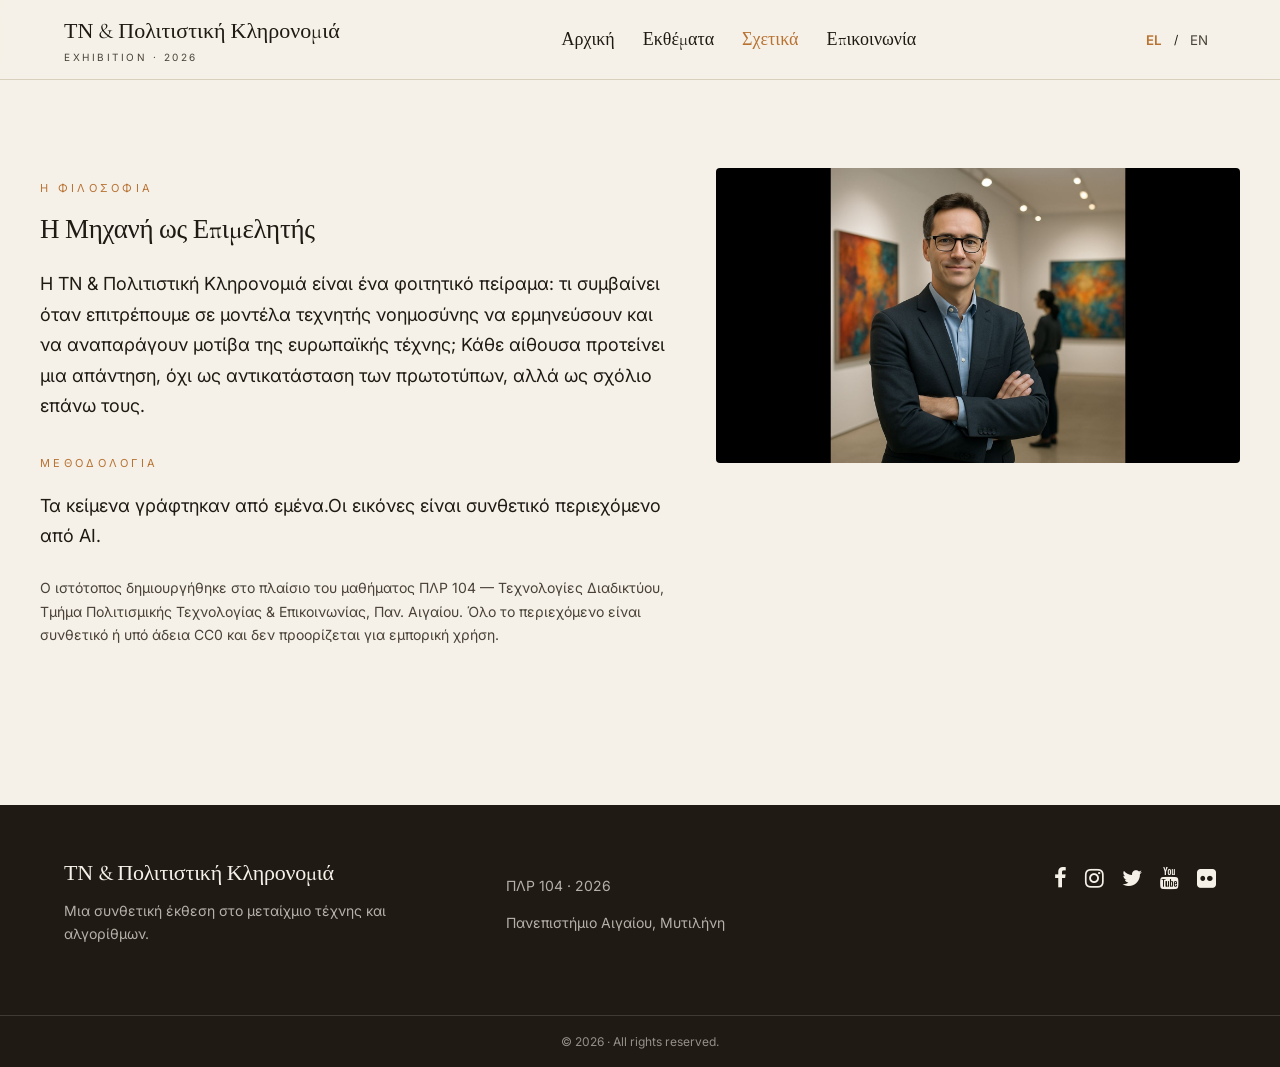
<file: html/about.html>
<!DOCTYPE html>
<html lang="el">
<head>
  <meta charset="UTF-8">
  <meta name="viewport" content="width=device-width, initial-scale=1">
  <title>Σχετικά — AI & Cultural Heritage</title>
  <meta name="description" content="Σχετικά με την έκθεση.">
  <link rel="stylesheet" href="https://www.w3schools.com/w3css/4/w3pro.css">
  <link rel="stylesheet" href="https://cdnjs.cloudflare.com/ajax/libs/font-awesome/4.7.0/css/font-awesome.min.css">
  <link rel="preconnect" href="https://fonts.googleapis.com">
  <link rel="preconnect" href="https://fonts.gstatic.com" crossorigin>
  <link rel="stylesheet" href="https://fonts.googleapis.com/css2?family=Cormorant+Garamond:ital,wght@0,400;0,500;0,600;1,400&family=Inter:wght@300;400;500;600&display=swap">
  <link rel="stylesheet" href="../css/style.css">
</head>
<body>
  <nav class="site-nav">
    <div class="nav-inner">
      <a class="brand" href="../index.html">
        <span class="brand-title" data-lang="el">ΤΝ &amp; Πολιτιστική Κληρονομιά</span>
        <span class="brand-title" data-lang="en">AI &amp; Cultural Heritage</span>
        <span class="brand-sub">Exhibition · 2026</span>
      </a>
      <button class="menu-toggle" aria-label="Menu">☰</button>
      <ul class="nav-links">
        <li><a class="" href="../index.html"><span data-lang="el">Αρχική</span><span data-lang="en">Home</span></a></li>
        <li><a class="" href="exhibits.html"><span data-lang="el">Εκθέματα</span><span data-lang="en">Exhibits</span></a></li>
        <li><a class="active" href="about.html"><span data-lang="el">Σχετικά</span><span data-lang="en">About</span></a></li>
        <li><a class="" href="contact.html"><span data-lang="el">Επικοινωνία</span><span data-lang="en">Contact</span></a></li>
      </ul>
      <div class="lang-switch">
        <button data-set-lang="el">EL</button><span>/</span><button data-set-lang="en">EN</button>
      </div>
    </div>
  </nav>

  <section class="container section">
    <div class="about-grid" style="display:grid;grid-template-columns:1.2fr 1fr;gap:48px;margin-top:24px">
      <div style="font-size:18px;line-height:1.7">
        <p class="eyebrow" data-lang="el">Η Φιλοσοφία</p>
        <p class="eyebrow" data-lang="en">The Philosophy</p>
        <h1 data-lang="el" style="margin:8px 0 24px">Η Μηχανή ως Επιμελητής</h1>
        <h1 data-lang="en" style="margin:8px 0 24px">The Machine as Curator</h1>

        <p data-lang="el">Η ΤΝ &amp; Πολιτιστική Κληρονομιά είναι ένα φοιτητικό πείραμα: τι συμβαίνει όταν επιτρέπουμε σε μοντέλα τεχνητής νοημοσύνης να ερμηνεύσουν και να αναπαράγουν μοτίβα της ευρωπαϊκής τέχνης; Κάθε αίθουσα προτείνει μια απάντηση, όχι ως αντικατάσταση των πρωτοτύπων, αλλά ως σχόλιο επάνω τους.</p>
        <p data-lang="en">AI &amp; Cultural Heritage is a student experiment: what happens when we allow artificial intelligence models to interpret and reproduce patterns of European art? Each hall proposes an answer, not as a replacement of the originals, but as a commentary on them.</p>

        <p class="eyebrow" data-lang="el" style="margin-top:32px">Μεθοδολογία</p>
        <p class="eyebrow" data-lang="en" style="margin-top:32px">Methodology</p>

        <p data-lang="el">Τα κείμενα γράφτηκαν από εμένα.Οι εικόνες είναι συνθετικό περιεχόμενο από ΑΙ.</p>
        <p data-lang="en">The texts were written by me. The images are synthetic AI content.</p>

        <p data-lang="el" style="margin-top:24px;font-size:14px;color:var(--ink-soft)">Ο ιστότοπος δημιουργήθηκε στο πλαίσιο του μαθήματος ΠΛΡ 104 — Τεχνολογίες Διαδικτύου, Τμήμα Πολιτισμικής Τεχνολογίας &amp; Επικοινωνίας, Παν. Αιγαίου. Όλο το περιεχόμενο είναι συνθετικό ή υπό άδεια CC0 και δεν προορίζεται για εμπορική χρήση.</p>
        <p data-lang="en" style="margin-top:24px;font-size:14px;color:var(--ink-soft)">This site was produced for the course PLR 104 — Internet Technologies, Department of Cultural Technology &amp; Communication, University of the Aegean. All content is synthetic or CC0-licensed and is not intended for commercial use.</p>
      </div>

      <div class="curator-image-container">
        <img src="../images/curator.jpg" alt="Curator portrait" class="responsive-img" style="max-width:100%; height:auto; border-radius:4px;">
      </div>
    </div>
  </section>

  <footer class="site-footer">
    <div class="footer-inner">
      <div>
        <h3 data-lang="el">ΤΝ &amp; Πολιτιστική Κληρονομιά</h3>
        <h3 data-lang="en">AI &amp; Cultural Heritage</h3>
        <p data-lang="el">Μια συνθετική έκθεση στο μεταίχμιο τέχνης και αλγορίθμων.</p>
        <p data-lang="en">A synthetic exhibition at the edge of art and algorithms.</p>
      </div>
      <div>
        <p>ΠΛΡ 104 · 2026</p>
        <p data-lang="el">Πανεπιστήμιο Αιγαίου, Μυτιλήνη</p>
        <p data-lang="en">University of the Aegean, Mytilene</p>
      </div>
      <div class="footer-socials">
        <a href="https://www.facebook.com/profile.php?id=61563765391709" target="_blank" rel="noopener"><i class="fa fa-facebook"></i></a>
        <a href="https://www.instagram.com/konstas_223/" target="_blank" rel="noopener"><i class="fa fa-instagram"></i></a>
        <a href="https://x.com/konstan81382254" target="_blank" rel="noopener"><i class="fa fa-twitter"></i></a>
        <a href="https://www.youtube.com/@334Creations" target="_blank" rel="noopener"><i class="fa fa-youtube"></i></a>
        <a href="https://www.flickr.com/photos/nelson-atkins/albums/" target="_blank" rel="noopener"><i class="fa fa-flickr"></i></a>
      </div>
    </div>
    <div class="footer-bottom">© <script>document.write(new Date().getFullYear())</script> · All rights reserved.</div>
  </footer>
  <script src="../js/main.js"></script>
</body>
</html>
</file>
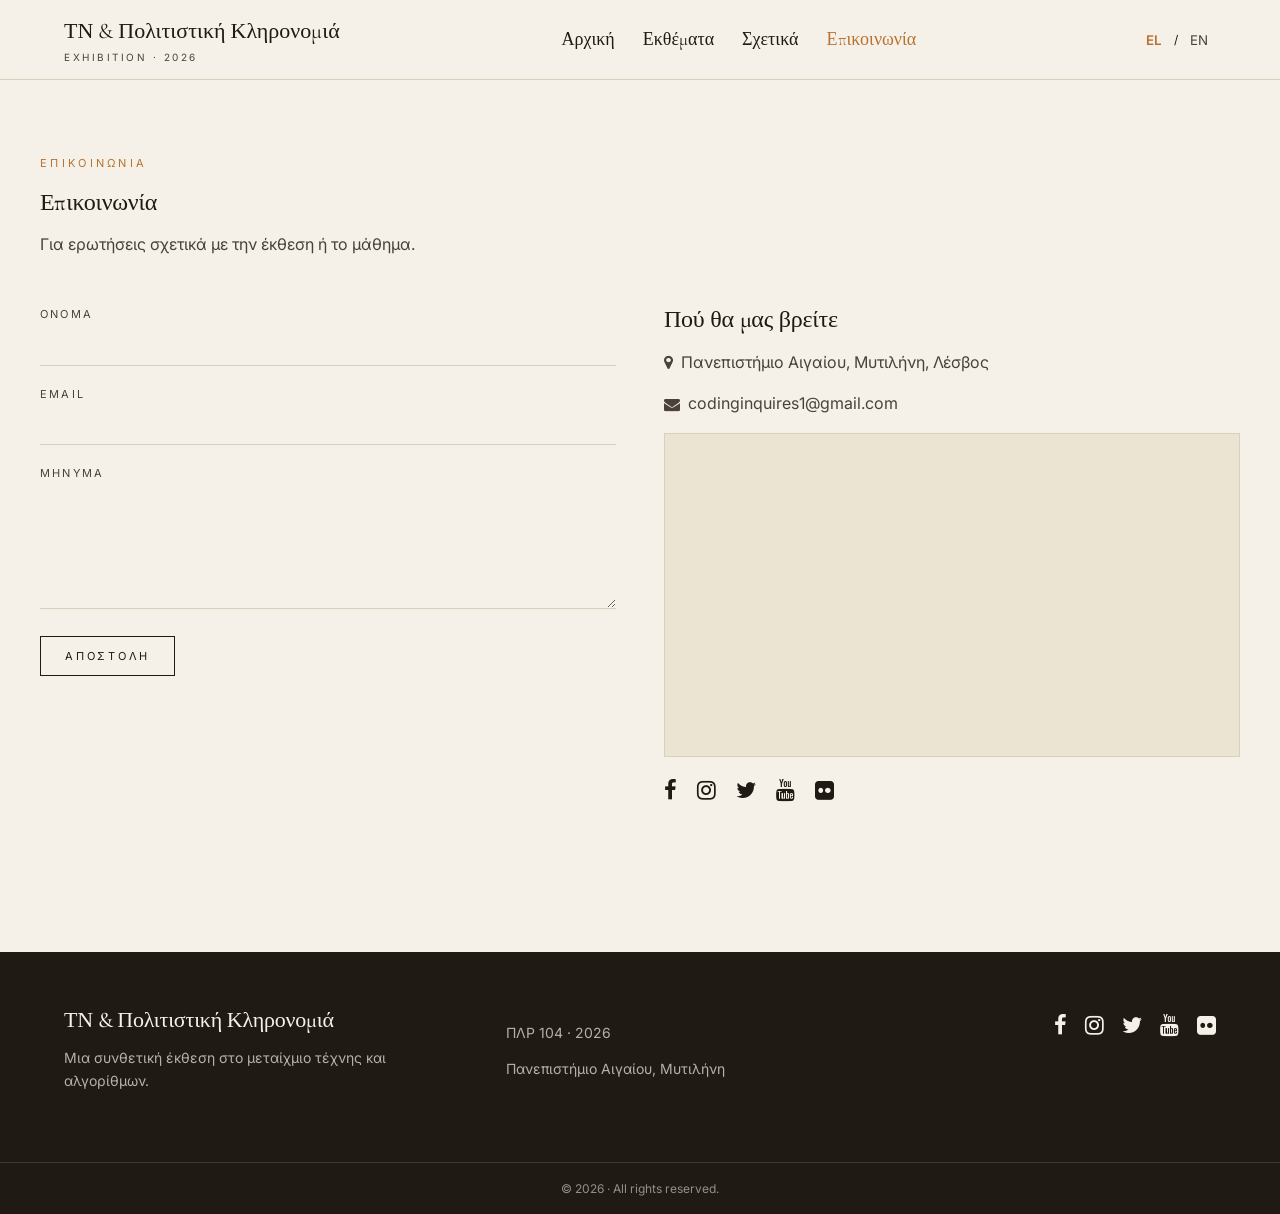
<file: html/contact.html>
<!DOCTYPE html>
<html lang="el">
<head>
  <meta charset="UTF-8">
  <meta name="viewport" content="width=device-width, initial-scale=1">
  <title>Contact — AI & Cultural Heritage</title>
  <meta name="description" content="Get in touch.">
  <link rel="stylesheet" href="https://www.w3schools.com/w3css/4/w3pro.css">
  <link rel="stylesheet" href="https://cdnjs.cloudflare.com/ajax/libs/font-awesome/4.7.0/css/font-awesome.min.css">
  <link rel="preconnect" href="https://fonts.googleapis.com">
  <link rel="preconnect" href="https://fonts.gstatic.com" crossorigin>
  <link rel="stylesheet" href="https://fonts.googleapis.com/css2?family=Cormorant+Garamond:ital,wght@0,400;0,500;0,600;1,400&family=Inter:wght@300;400;500;600&display=swap">
  <link rel="stylesheet" href="../css/style.css">
</head>
<body>
  <nav class="site-nav">
    <div class="nav-inner">
      <a class="brand" href="../index.html">
        <span class="brand-title" data-lang="el">ΤΝ &amp; Πολιτιστική Κληρονομιά</span>
        <span class="brand-title" data-lang="en">AI &amp; Cultural Heritage</span>
        <span class="brand-sub">Exhibition · 2026</span>
      </a>
      <button class="menu-toggle" aria-label="Menu">☰</button>
      <ul class="nav-links">
        <li><a class="" href="../index.html"><span data-lang="el">Αρχική</span><span data-lang="en">Home</span></a></li>
        <li><a class="" href="exhibits.html"><span data-lang="el">Εκθέματα</span><span data-lang="en">Exhibits</span></a></li>
        <li><a class="" href="about.html"><span data-lang="el">Σχετικά</span><span data-lang="en">About</span></a></li>
        <li><a class="active" href="contact.html"><span data-lang="el">Επικοινωνία</span><span data-lang="en">Contact</span></a></li>
      </ul>
      <div class="lang-switch">
        <button data-set-lang="el">EL</button><span>/</span><button data-set-lang="en">EN</button>
      </div>
    </div>
  </nav>
  <section class="section container">
    <p class="eyebrow" data-lang="el">Επικοινωνία</p>
    <p class="eyebrow" data-lang="en">Contact</p>
    <h1 data-lang="el">Επικοινωνία</h1>
    <h1 data-lang="en">Contact</h1>
    <p data-lang="el" style="color:var(--ink-soft);max-width:540px">Για ερωτήσεις σχετικά με την έκθεση ή το μάθημα.</p>
    <p data-lang="en" style="color:var(--ink-soft);max-width:540px">For questions about the exhibition or the course.</p>
    <div class="contact-grid" style="margin-top:48px">
      <form action="https://formspree.io/f/xdajpzqy" method="POST">
        <label>
          <span data-lang="el">Όνομα</span><span data-lang="en">Name</span>
          <input type="text" name="name" required>
        </label>
        <label>
          <span>Email</span>
          <input type="email" name="email" required>
        </label>
        <label>
          <span data-lang="el">Μήνυμα</span><span data-lang="en">Message</span>
          <textarea name="message" required></textarea>
        </label>
        <button type="submit" class="btn-solid">
          <span data-lang="el">Αποστολή</span><span data-lang="en">Send</span>
        </button>
      </form>
      <div class="contact-info">
        <h2 data-lang="el">Πού θα μας βρείτε</h2>
        <h2 data-lang="en">Where to find us</h2>
        <p><i class="fa fa-map-marker"></i>
          <span data-lang="el">Πανεπιστήμιο Αιγαίου, Μυτιλήνη, Λέσβος</span>
          <span data-lang="en">University of the Aegean, Mytilene, Lesvos</span>
        </p>
        <p><i class="fa fa-envelope"></i> codinginquires1@gmail.com</p>
        <div class="iframe-frame" style="margin-top:16px">
          <iframe title="Google Map"
            src="https://www.google.com/maps?q=University+of+the+Aegean+Mytilene&output=embed"
            loading="lazy"></iframe>
        </div>
        <div class="socials">
          <a href="https://www.facebook.com/profile.php?id=61563765391709" target="_blank" rel="noopener"><i class="fa fa-facebook"></i></a>
          <a href="https://www.instagram.com/konstas_223/" target="_blank" rel="noopener"><i class="fa fa-instagram"></i></a>
          <a href="https://x.com/konstan81382254" target="_blank" rel="noopener"><i class="fa fa-twitter"></i></a>
          <a href="https://www.youtube.com/@334Creations" target="_blank" rel="noopener"><i class="fa fa-youtube"></i></a>
          <a href="https://www.flickr.com/photos/nelson-atkins/albums/" target="_blank" rel="noopener"><i class="fa fa-flickr"></i></a>
        </div>
      </div>
    </div>
  </section>
  <footer class="site-footer">
    <div class="footer-inner">
      <div>
        <h3 data-lang="el">ΤΝ &amp; Πολιτιστική Κληρονομιά</h3>
        <h3 data-lang="en">AI &amp; Cultural Heritage</h3>
        <p data-lang="el">Μια συνθετική έκθεση στο μεταίχμιο τέχνης και αλγορίθμων.</p>
        <p data-lang="en">A synthetic exhibition at the edge of art and algorithms.</p>
      </div>
      <div>
        <p>ΠΛΡ 104 · 2026</p>
        <p data-lang="el">Πανεπιστήμιο Αιγαίου, Μυτιλήνη</p>
        <p data-lang="en">University of the Aegean, Mytilene</p>
      </div>
      <div class="footer-socials">
        <a href="https://www.facebook.com/profile.php?id=61563765391709" target="_blank" rel="noopener"><i class="fa fa-facebook"></i></a>
        <a href="https://www.instagram.com/konstas_223/" target="_blank" rel="noopener"><i class="fa fa-instagram"></i></a>
        <a href="https://x.com/konstan81382254" target="_blank" rel="noopener"><i class="fa fa-twitter"></i></a>
        <a href="https://www.youtube.com/@334Creations" target="_blank" rel="noopener"><i class="fa fa-youtube"></i></a>
        <a href="https://www.flickr.com/photos/nelson-atkins/albums/" target="_blank" rel="noopener"><i class="fa fa-flickr"></i></a>
      </div>
    </div>
    <div class="footer-bottom">© <script>document.write(new Date().getFullYear())</script> · All rights reserved.</div>
  </footer>
  <script src="../js/main.js"></script>
</body>
</html>
</file>
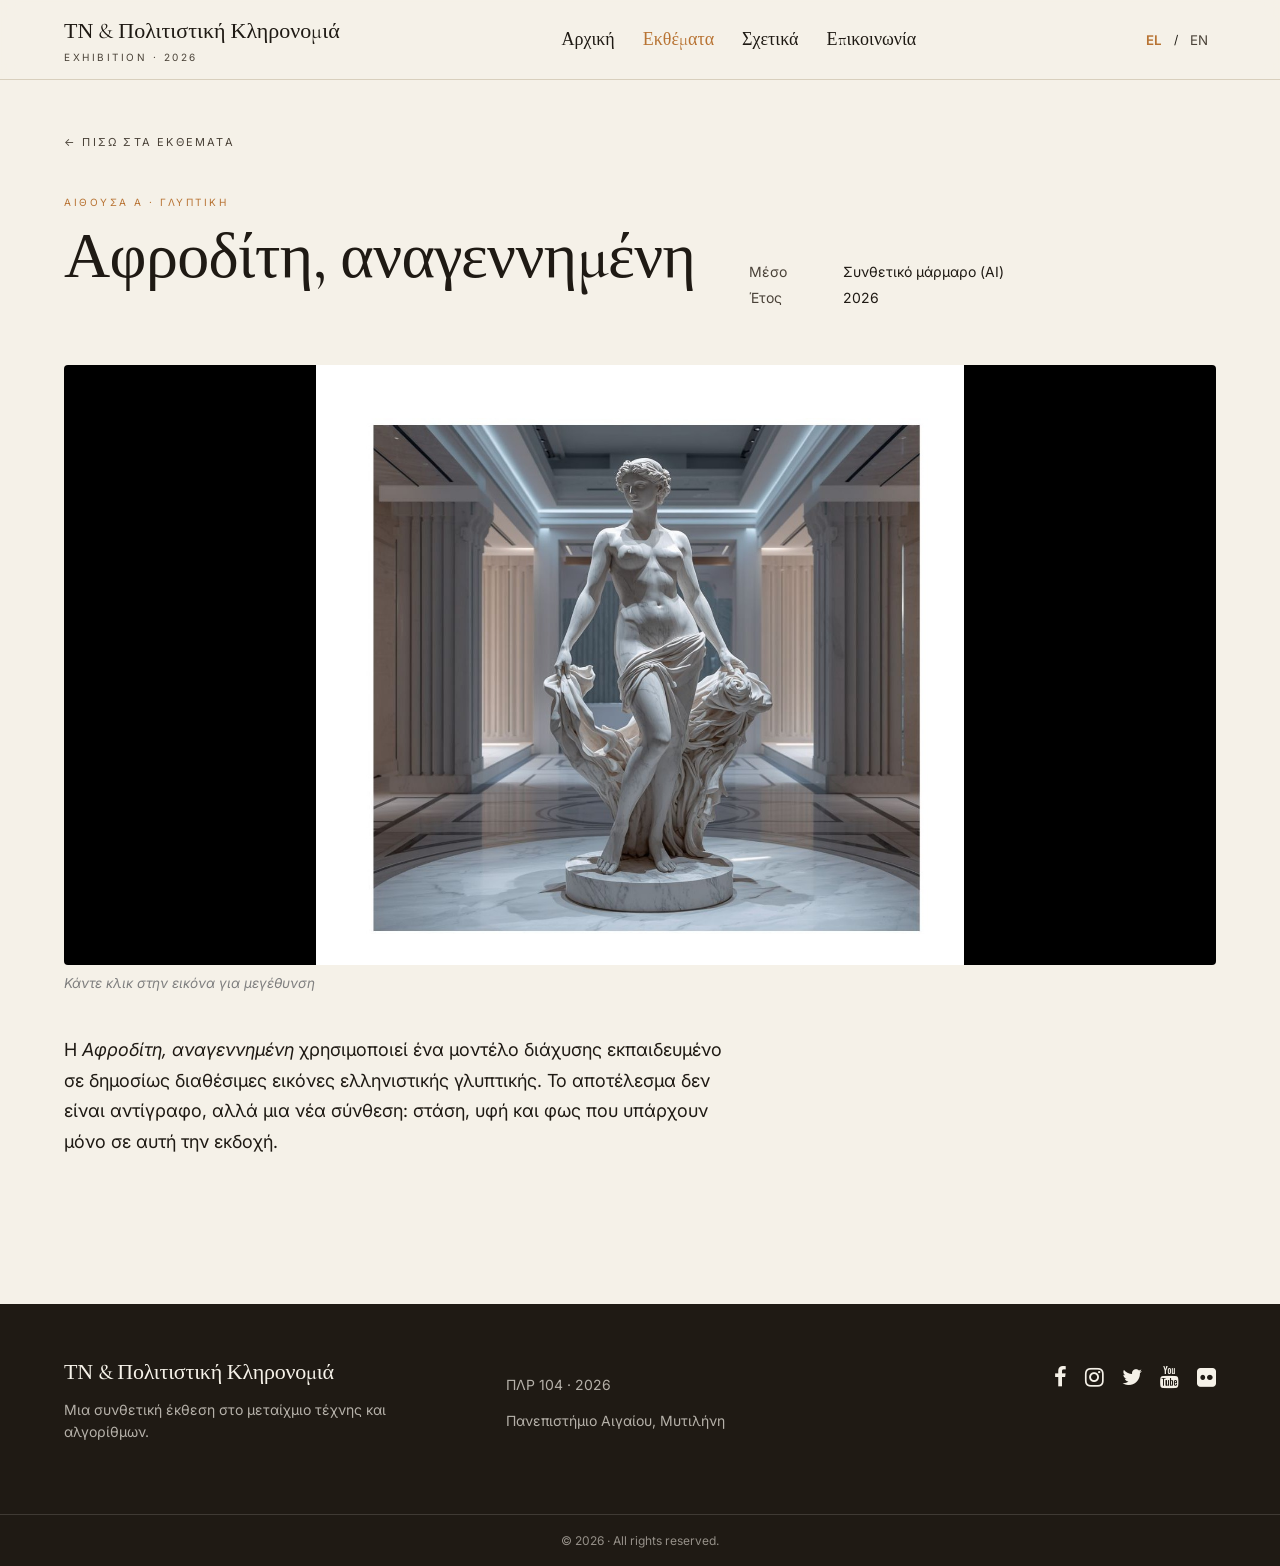
<file: html/exhibit-aphrodite.html>
<!DOCTYPE html>
<html lang="el">
<head>
  <meta charset="UTF-8">
  <meta name="viewport" content="width=device-width, initial-scale=1">
  <title>Aphrodite, Reborn</title>
  <meta name="description" content="Hall A: Sculpture.">
  <link rel="stylesheet" href="https://www.w3schools.com/w3css/4/w3pro.css">
  <link rel="stylesheet" href="https://cdnjs.cloudflare.com/ajax/libs/font-awesome/4.7.0/css/font-awesome.min.css">
  <link rel="preconnect" href="https://fonts.googleapis.com">
  <link rel="preconnect" href="https://fonts.gstatic.com" crossorigin>
  <link rel="stylesheet" href="https://fonts.googleapis.com/css2?family=Cormorant+Garamond:ital,wght@0,400;0,500;0,600;1,400&family=Inter:wght@300;400;500;600&display=swap">
  <link rel="stylesheet" href="../css/style.css">
</head>
<body>
  <nav class="site-nav">
    <div class="nav-inner">
      <a class="brand" href="../index.html">
        <span class="brand-title" data-lang="el">ΤΝ &amp; Πολιτιστική Κληρονομιά</span>
        <span class="brand-title" data-lang="en">AI &amp; Cultural Heritage</span>
        <span class="brand-sub">Exhibition · 2026</span>
      </a>
      <button class="menu-toggle" aria-label="Menu">☰</button>
      <ul class="nav-links">
        <li><a class="" href="../index.html"><span data-lang="el">Αρχική</span><span data-lang="en">Home</span></a></li>
        <li><a class="active" href="exhibits.html"><span data-lang="el">Εκθέματα</span><span data-lang="en">Exhibits</span></a></li>
        <li><a class="" href="about.html"><span data-lang="el">Σχετικά</span><span data-lang="en">About</span></a></li>
        <li><a class="" href="contact.html"><span data-lang="el">Επικοινωνία</span><span data-lang="en">Contact</span></a></li>
      </ul>
      <div class="lang-switch">
        <button data-set-lang="el">EL</button><span>/</span><button data-set-lang="en">EN</button>
      </div>
    </div>
  </nav>

  <section class="container" style="padding:48px 24px">
    <a href="exhibits.html" style="font-size:11px;letter-spacing:0.2em;text-transform:uppercase;color:var(--ink-soft);text-decoration:none">
      <span data-lang="el">← Πίσω στα εκθέματα</span><span data-lang="en">← Back to exhibits</span>
    </a>
    <header style="margin-top:24px;display:grid;grid-template-columns:1.4fr 1fr;gap:32px;align-items:end" class="ex-header">
      <div>
        <p class="hall-tag" data-lang="el">Αίθουσα Α · Γλυπτική</p>
        <p class="hall-tag" data-lang="en">Hall A · Sculpture</p>
        <h1 data-lang="el" style="font-size:clamp(36px,5vw,64px);margin-top:8px">Αφροδίτη, αναγεννημένη</h1>
        <h1 data-lang="en" style="font-size:clamp(36px,5vw,64px);margin-top:8px">Aphrodite, Reborn</h1>
      </div>
      <dl class="exhibit-meta">
        <dt data-lang="el">Μέσο</dt><dt data-lang="en">Medium</dt>
        <dd data-lang="el">Συνθετικό μάρμαρο (AI)</dd><dd data-lang="en">Synthetic marble (AI)</dd>
        <dt data-lang="el">Έτος</dt><dt data-lang="en">Year</dt><dd>2026</dd>
      </dl>
    </header>

    <div class="exhibit-main-image" style="margin-top:40px">
      <img src="../images/aphrodite.jpg" alt="Aphrodite, Reborn" class="responsive-img zoom-img" id="aphroditeImg" style="max-width:100%; height:auto; max-height:600px; display:block;">
      <p style="font-style: italic; font-size: 0.85em; margin-top: 8px; color: gray;">
        <span data-lang="el"> Κάντε κλικ στην εικόνα για μεγέθυνση</span>
        <span data-lang="en"> Click on the image to zoom</span>
      </p>
    </div>

    <div style="max-width:680px;margin-top:40px;font-size:18px;line-height:1.7">
      <p data-lang="el">Η <em>Αφροδίτη, αναγεννημένη</em> χρησιμοποιεί ένα μοντέλο διάχυσης εκπαιδευμένο σε δημοσίως διαθέσιμες εικόνες ελληνιστικής γλυπτικής. Το αποτέλεσμα δεν είναι αντίγραφο, αλλά μια νέα σύνθεση: στάση, υφή και φως που υπάρχουν μόνο σε αυτή την εκδοχή.</p>
      <p data-lang="en"><em>Aphrodite, Reborn</em> uses a diffusion model trained on publicly available images of Hellenistic sculpture. The outcome is not a copy but a new synthesis: posture, texture and light that exist only in this version.</p>
    </div>
  </section>

  <footer class="site-footer">
    <div class="footer-inner">
      <div>
        <h3 data-lang="el">ΤΝ &amp; Πολιτιστική Κληρονομιά</h3>
        <h3 data-lang="en">AI &amp; Cultural Heritage</h3>
        <p data-lang="el">Μια συνθετική έκθεση στο μεταίχμιο τέχνης και αλγορίθμων.</p>
        <p data-lang="en">A synthetic exhibition at the edge of art and algorithms.</p>
      </div>
      <div>
        <p>ΠΛΡ 104 · 2026</p>
        <p data-lang="el">Πανεπιστήμιο Αιγαίου, Μυτιλήνη</p>
        <p data-lang="en">University of the Aegean, Mytilene</p>
      </div>
      <div class="footer-socials">
        <a href="https://www.facebook.com/profile.php?id=61563765391709" target="_blank" rel="noopener"><i class="fa fa-facebook"></i></a>
        <a href="https://www.instagram.com/konstas_223/" target="_blank" rel="noopener"><i class="fa fa-instagram"></i></a>
        <a href="https://x.com/konstan81382254" target="_blank" rel="noopener"><i class="fa fa-twitter"></i></a>
        <a href="https://www.youtube.com/@334Creations" target="_blank" rel="noopener"><i class="fa fa-youtube"></i></a>
        <a href="https://www.flickr.com/photos/nelson-atkins/albums/" target="_blank" rel="noopener"><i class="fa fa-flickr"></i></a>
      </div>
    </div>
    <div class="footer-bottom">© <script>document.write(new Date().getFullYear())</script> · All rights reserved.</div>
  </footer>

  <div id="aphroditeModal" class="image-modal" onclick="this.style.display='none'">
    <img class="image-modal-content" id="aphroditeModalTarget">
  </div>

  <script>
    const imgAphrodite = document.getElementById('aphroditeImg');
    const modalAphrodite = document.getElementById('aphroditeModal');
    const modalImgAphrodite = document.getElementById('aphroditeModalTarget');

    imgAphrodite.onclick = function() {
      modalAphrodite.style.display = "block";
      modalImgAphrodite.src = this.src;
    }
  </script>
  <script src="../js/main.js"></script>
</body>
</html>
</file>
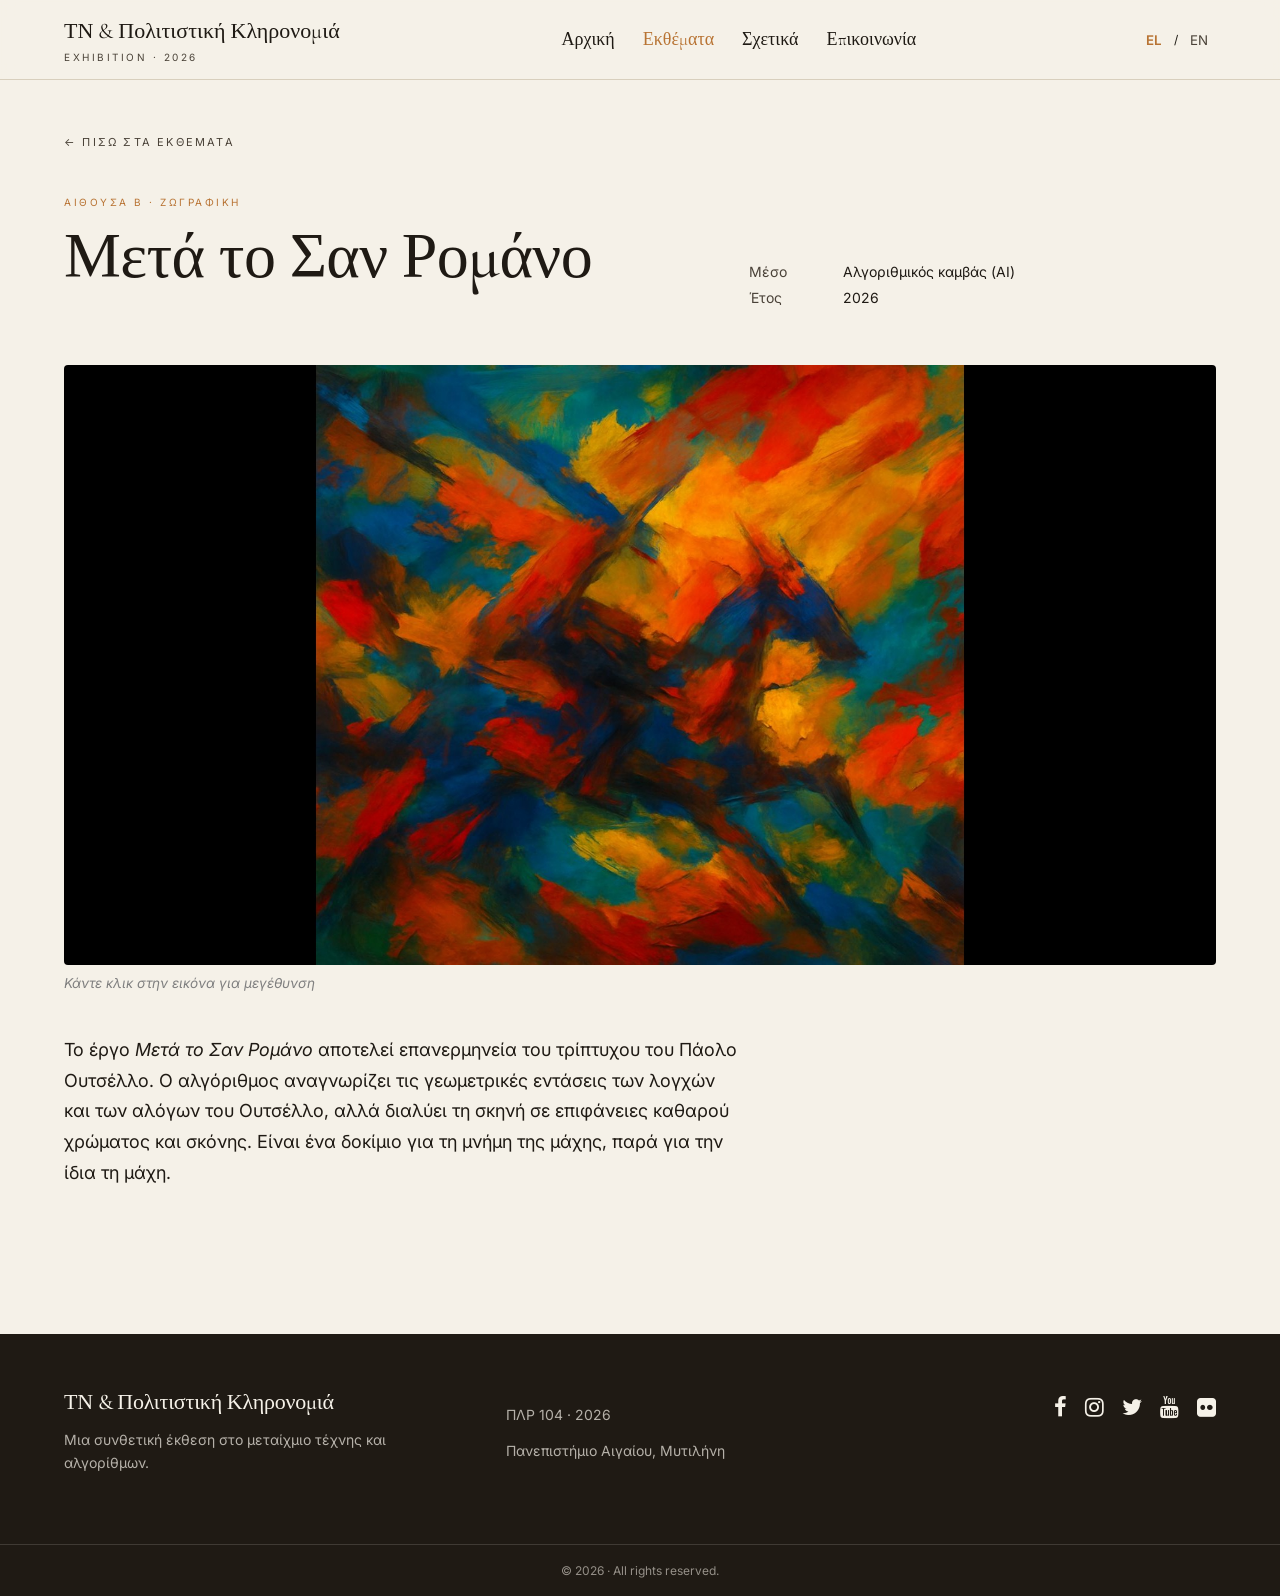
<file: html/exhibit-romano.html>
<!DOCTYPE html>
<html lang="el">
<head>
  <meta charset="UTF-8">
  <meta name="viewport" content="width=device-width, initial-scale=1">
  <title>After San Romano</title>
  <meta name="description" content="Hall B: Painting.">
  <link rel="stylesheet" href="https://www.w3schools.com/w3css/4/w3pro.css">
  <link rel="stylesheet" href="https://cdnjs.cloudflare.com/ajax/libs/font-awesome/4.7.0/css/font-awesome.min.css">
  <link rel="preconnect" href="https://fonts.googleapis.com">
  <link rel="preconnect" href="https://fonts.gstatic.com" crossorigin>
  <link rel="stylesheet" href="https://fonts.googleapis.com/css2?family=Cormorant+Garamond:ital,wght@0,400;0,500;0,600;1,400&family=Inter:wght@300;400;500;600&display=swap">
  <link rel="stylesheet" href="../css/style.css">
</head>
<body>
  <nav class="site-nav">
    <div class="nav-inner">
      <a class="brand" href="../index.html">
        <span class="brand-title" data-lang="el">ΤΝ &amp; Πολιτιστική Κληρονομιά</span>
        <span class="brand-title" data-lang="en">AI &amp; Cultural Heritage</span>
        <span class="brand-sub">Exhibition · 2026</span>
      </a>
      <button class="menu-toggle" aria-label="Menu">☰</button>
      <ul class="nav-links">
        <li><a class="" href="../index.html"><span data-lang="el">Αρχική</span><span data-lang="en">Home</span></a></li>
        <li><a class="active" href="exhibits.html"><span data-lang="el">Εκθέματα</span><span data-lang="en">Exhibits</span></a></li>
        <li><a class="" href="about.html"><span data-lang="el">Σχετικά</span><span data-lang="en">About</span></a></li>
        <li><a class="" href="contact.html"><span data-lang="el">Επικοινωνία</span><span data-lang="en">Contact</span></a></li>
      </ul>
      <div class="lang-switch">
        <button data-set-lang="el">EL</button><span>/</span><button data-set-lang="en">EN</button>
      </div>
    </div>
  </nav>

  <section class="container" style="padding:48px 24px">
    <a href="exhibits.html" style="font-size:11px;letter-spacing:0.2em;text-transform:uppercase;color:var(--ink-soft);text-decoration:none">
      <span data-lang="el">← Πίσω στα εκθέματα</span><span data-lang="en">← Back to exhibits</span>
    </a>
    <header style="margin-top:24px;display:grid;grid-template-columns:1.4fr 1fr;gap:32px;align-items:end" class="ex-header">
      <div>
        <p class="hall-tag" data-lang="el">Αίθουσα Β · Ζωγραφική</p>
        <p class="hall-tag" data-lang="en">Hall B · Painting</p>
        <h1 data-lang="el" style="font-size:clamp(36px,5vw,64px);margin-top:8px">Μετά το Σαν Ρομάνο</h1>
        <h1 data-lang="en" style="font-size:clamp(36px,5vw,64px);margin-top:8px">After San Romano</h1>
      </div>
      <dl class="exhibit-meta">
        <dt data-lang="el">Μέσο</dt><dt data-lang="en">Medium</dt>
        <dd data-lang="el">Αλγοριθμικός καμβάς (AI)</dd><dd data-lang="en">Algorithmic canvas (AI)</dd>
        <dt data-lang="el">Έτος</dt><dt data-lang="en">Year</dt><dd>2026</dd>
      </dl>
    </header>

    <div class="exhibit-main-image" style="margin-top:40px">
      <img src="../images/romano.jpg" alt="After San Romano" class="responsive-img zoom-img" id="romanoImg" style="max-width:100%; height:auto; max-height:600px; display:block;">
      <p style="font-style: italic; font-size: 0.85em; margin-top: 8px; color: gray;">
        <span data-lang="el"> Κάντε κλικ στην εικόνα για μεγέθυνση</span>
        <span data-lang="en"> Click on the image to zoom</span>
      </p>
    </div>

    <div style="max-width:680px;margin-top:40px;font-size:18px;line-height:1.7">
      <p data-lang="el">Το έργο <em>Μετά το Σαν Ρομάνο</em> αποτελεί επανερμηνεία του τρίπτυχου του Πάολο Ουτσέλλο. Ο αλγόριθμος αναγνωρίζει τις γεωμετρικές εντάσεις των λογχών και των αλόγων του Ουτσέλλο, αλλά διαλύει τη σκηνή σε επιφάνειες καθαρού χρώματος και σκόνης. Είναι ένα δοκίμιο για τη μνήμη της μάχης, παρά για την ίδια τη μάχη.</p>
      <p data-lang="en"><em>After San Romano</em> reinterprets Paolo Uccello’s famous triptych. The algorithm registers the geometric tensions of Uccello's lances and horses but dissolves the scene into surfaces of dust. It is an essay on the memory of battle rather than the battle itself.</p>
    </div>
  </section>

  <footer class="site-footer">
    <div class="footer-inner">
      <div>
        <h3 data-lang="el">ΤΝ &amp; Πολιτιστική Κληρονομιά</h3>
        <h3 data-lang="en">AI &amp; Cultural Heritage</h3>
        <p data-lang="el">Μια συνθετική έκθεση στο μεταίχμιο τέχνης και αλγορίθμων.</p>
        <p data-lang="en">A synthetic exhibition at the edge of art and algorithms.</p>
      </div>
      <div>
        <p>ΠΛΡ 104 · 2026</p>
        <p data-lang="el">Πανεπιστήμιο Αιγαίου, Μυτιλήνη</p>
        <p data-lang="en">University of the Aegean, Mytilene</p>
      </div>
      <div class="footer-socials">
        <a href="https://www.facebook.com/profile.php?id=61563765391709" target="_blank" rel="noopener"><i class="fa fa-facebook"></i></a>
        <a href="https://www.instagram.com/konstas_223/" target="_blank" rel="noopener"><i class="fa fa-instagram"></i></a>
        <a href="https://x.com/konstan81382254" target="_blank" rel="noopener"><i class="fa fa-twitter"></i></a>
        <a href="https://www.youtube.com/@334Creations" target="_blank" rel="noopener"><i class="fa fa-youtube"></i></a>
        <a href="https://www.flickr.com/photos/nelson-atkins/albums/" target="_blank" rel="noopener"><i class="fa fa-flickr"></i></a>
      </div>
    </div>
    <div class="footer-bottom">© <script>document.write(new Date().getFullYear())</script> · All rights reserved.</div>
  </footer>

  <div id="romanoModal" class="image-modal" onclick="this.style.display='none'">
    <img class="image-modal-content" id="romanoModalTarget">
  </div>

  <script>
    const imgRomano = document.getElementById('romanoImg');
    const modalRomano = document.getElementById('romanoModal');
    const modalImgRomano = document.getElementById('romanoModalTarget');

    imgRomano.onclick = function() {
      modalRomano.style.display = "block";
      modalImgRomano.src = this.src;
    }
  </script>
  <script src="../js/main.js"></script>
</body>
</html>
</file>
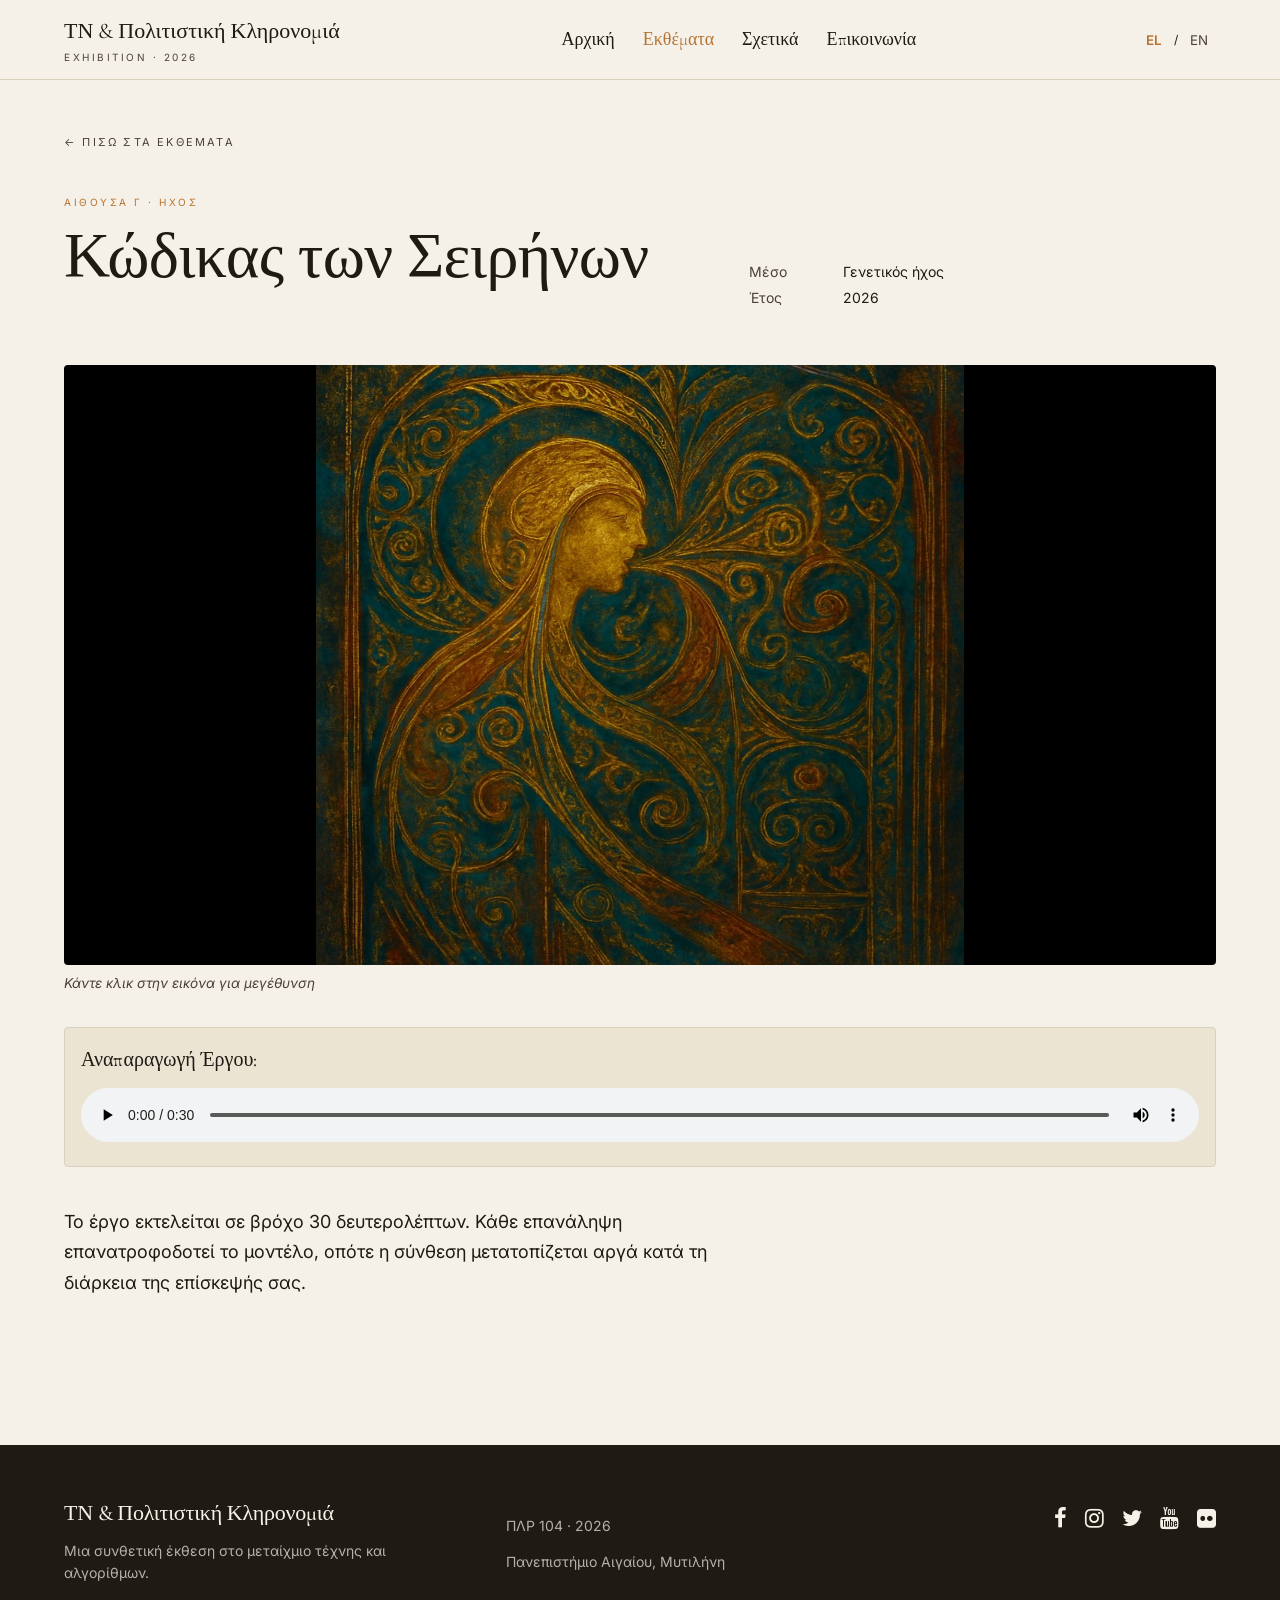
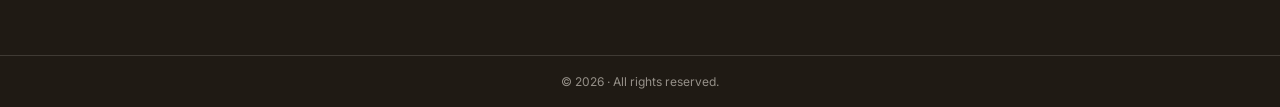
<file: html/exhibit-siren.html>
<!DOCTYPE html>
<html lang="el">
<head>
  <meta charset="UTF-8">
  <meta name="viewport" content="width=device-width, initial-scale=1">
  <title>The Siren Codex</title>
  <meta name="description" content="Hall C: Sound.">
  <link rel="stylesheet" href="https://www.w3schools.com/w3css/4/w3pro.css">
  <link rel="stylesheet" href="https://cdnjs.cloudflare.com/ajax/libs/font-awesome/4.7.0/css/font-awesome.min.css">
  <link rel="preconnect" href="https://fonts.googleapis.com">
  <link rel="preconnect" href="https://fonts.gstatic.com" crossorigin>
  <link rel="stylesheet" href="https://fonts.googleapis.com/css2?family=Cormorant+Garamond:ital,wght@0,400;0,500;0,600;1,400&family=Inter:wght@300;400;500;600&display=swap">
  <link rel="stylesheet" href="../css/style.css">
</head>
<body>
  <nav class="site-nav">
    <div class="nav-inner">
      <a class="brand" href="../index.html">
        <span class="brand-title" data-lang="el">ΤΝ &amp; Πολιτιστική Κληρονομιά</span>
        <span class="brand-title" data-lang="en">AI &amp; Cultural Heritage</span>
        <span class="brand-sub">Exhibition · 2026</span>
      </a>
      <button class="menu-toggle" aria-label="Menu">☰</button>
      <ul class="nav-links">
        <li><a class="" href="../index.html"><span data-lang="el">Αρχική</span><span data-lang="en">Home</span></a></li>
        <li><a class="active" href="exhibits.html"><span data-lang="el">Εκθέματα</span><span data-lang="en">Exhibits</span></a></li>
        <li><a class="" href="about.html"><span data-lang="el">Σχετικά</span><span data-lang="en">About</span></a></li>
        <li><a class="" href="contact.html"><span data-lang="el">Επικοινωνία</span><span data-lang="en">Contact</span></a></li>
      </ul>
      <div class="lang-switch">
        <button data-set-lang="el">EL</button><span>/</span><button data-set-lang="en">EN</button>
      </div>
    </div>
  </nav>

  <section class="container" style="padding:48px 24px">
    <a href="exhibits.html" style="font-size:11px;letter-spacing:0.2em;text-transform:uppercase;color:var(--ink-soft);text-decoration:none">
      <span data-lang="el">← Πίσω στα εκθέματα</span><span data-lang="en">← Back to exhibits</span>
    </a>
    <header style="margin-top:24px;display:grid;grid-template-columns:1.4fr 1fr;gap:32px;align-items:end" class="ex-header">
      <div>
        <p class="hall-tag" data-lang="el">Αίθουσα Γ · Ήχος</p>
        <p class="hall-tag" data-lang="en">Hall C · Sound</p>
        <h1 data-lang="el" style="font-size:clamp(36px,5vw,64px);margin-top:8px">Κώδικας των Σειρήνων</h1>
        <h1 data-lang="en" style="font-size:clamp(36px,5vw,64px);margin-top:8px">The Siren Codex</h1>
      </div>
      <dl class="exhibit-meta">
        <dt data-lang="el">Μέσο</dt><dt data-lang="en">Medium</dt>
        <dd data-lang="el">Γενετικός ήχος</dd><dd data-lang="en">Generative audio</dd>
        <dt data-lang="el">Έτος</dt><dt data-lang="en">Year</dt><dd>2026</dd>
      </dl>
    </header>

    <div class="exhibit-main-image" style="margin-top:40px">
      <img src="../images/siren.jpg" alt="The Siren Codex" class="responsive-img zoom-img" id="sirenImg" style="max-width:100%; height:auto; max-height:600px; display:block;">
      <p style="font-style: italic; font-size: 0.85em; margin-top: 8px; color: var(--ink-soft);">
        <span data-lang="el"> Κάντε κλικ στην εικόνα για μεγέθυνση</span>
        <span data-lang="en"> Click on the image to zoom</span>
      </p>
    </div>

    <div class="audio-container" style="margin: 32px 0; padding: 16px; background: var(--parchment-2); border: 1px solid var(--border); border-radius: 4px;">
      <p style="font-weight: 500; margin-top: 0; margin-bottom: 12px; font-family: var(--font-display); font-size: 20px;">
        <span data-lang="el">Αναπαραγωγή Έργου:</span>
        <span data-lang="en">Audio Playback:</span>
      </p>
      <audio controls style="width: 100%;">
  <source src="../sounds/seirinon_melos.mp3" type="audio/mpeg">
  <span data-lang="el">Ο browser σας δεν υποστηρίζει το στοιχείο ήχου.</span>
  <span data-lang="en">Your browser does not support the audio element.</span>
</audio>
    </div>

    <div style="max-width:680px;margin-top:40px;font-size:18px;line-height:1.7">
      <p data-lang="el">Το έργο εκτελείται σε βρόχο 30 δευτερολέπτων. Κάθε επανάληψη επανατροφοδοτεί το μοντέλο, οπότε η σύνθεση μετατοπίζεται αργά κατά τη διάρκεια της επίσκεψής σας.</p>
      <p data-lang="en">The piece runs in a 30-second loop. Each iteration feeds the model back into itself, so the composition slowly shifts during your visit.</p>
    </div>
  </section>

  <footer class="site-footer">
    <div class="footer-inner">
      <div>
        <h3 data-lang="el">ΤΝ &amp; Πολιτιστική Κληρονομιά</h3>
        <h3 data-lang="en">AI &amp; Cultural Heritage</h3>
        <p data-lang="el">Μια συνθετική έκθεση στο μεταίχμιο τέχνης και αλγορίθμων.</p>
        <p data-lang="en">A synthetic exhibition at the edge of art and algorithms.</p>
      </div>
      <div>
        <p>ΠΛΡ 104 · 2026</p>
        <p data-lang="el">Πανεπιστήμιο Αιγαίου, Μυτιλήνη</p>
        <p data-lang="en">University of the Aegean, Mytilene</p>
      </div>
      <div class="footer-socials">
        <a href="https://www.facebook.com/profile.php?id=61563765391709" target="_blank" rel="noopener"><i class="fa fa-facebook"></i></a>
        <a href="https://www.instagram.com/konstas_223/" target="_blank" rel="noopener"><i class="fa fa-instagram"></i></a>
        <a href="https://x.com/konstan81382254" target="_blank" rel="noopener"><i class="fa fa-twitter"></i></a>
        <a href="https://www.youtube.com/@334Creations" target="_blank" rel="noopener"><i class="fa fa-youtube"></i></a>
        <a href="https://www.flickr.com/photos/nelson-atkins/albums/" target="_blank" rel="noopener"><i class="fa fa-flickr"></i></a>
      </div>
    </div>
    <div class="footer-bottom">© <script>document.write(new Date().getFullYear())</script> · All rights reserved.</div>
  </footer>

  <div id="sirenModal" class="image-modal" onclick="this.style.display='none'">
    <img class="image-modal-content" id="sirenModalTarget">
  </div>

  <script>
    const imgSiren = document.getElementById('sirenImg');
    const modalSiren = document.getElementById('sirenModal');
    const modalImgSiren = document.getElementById('sirenModalTarget');

    if (imgSiren && modalSiren && modalImgSiren) {
      imgSiren.onclick = function() {
        modalSiren.style.display = "block";
        modalImgSiren.src = this.src;
      }
    }
  </script>
  <script src="../js/main.js"></script>
</body>
</html>
</file>
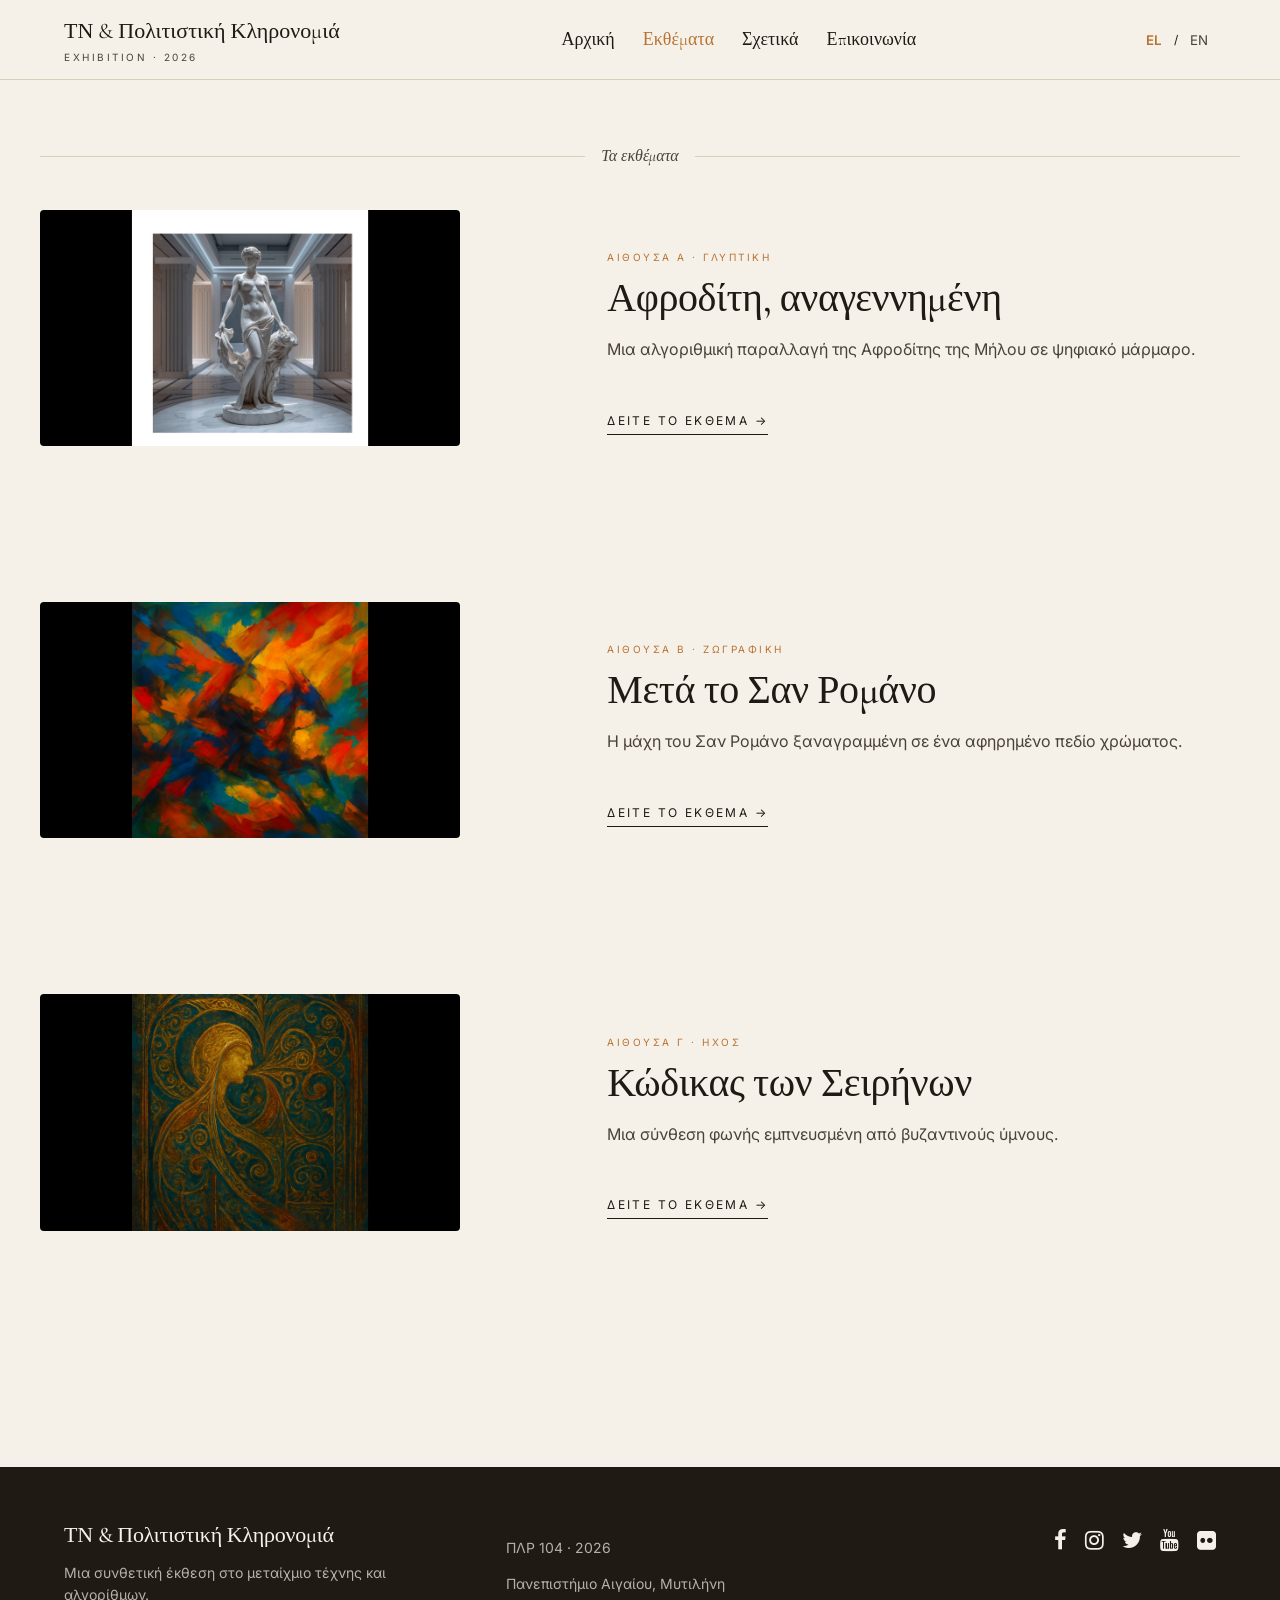
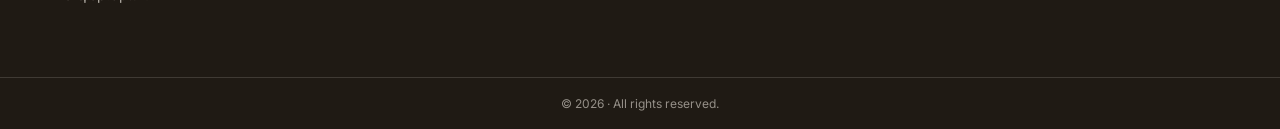
<file: html/exhibits.html>
<!DOCTYPE html>
<html lang="el">
<head>
  <meta charset="UTF-8">
  <meta name="viewport" content="width=device-width, initial-scale=1">
  <title>Exhibits — AI &amp; Cultural Heritage</title>
  <meta name="description" content="Three synthetic works.">
  <link rel="stylesheet" href="https://www.w3schools.com/w3css/4/w3pro.css">
  <link rel="stylesheet" href="https://cdnjs.cloudflare.com/ajax/libs/font-awesome/4.7.0/css/font-awesome.min.css">
  <link rel="preconnect" href="https://fonts.googleapis.com">
  <link rel="preconnect" href="https://fonts.gstatic.com" crossorigin>
  <link rel="stylesheet" href="https://fonts.googleapis.com/css2?family=Cormorant+Garamond:ital,wght@0,400;0,500;0,600;1,400&family=Inter:wght@300;400;500;600&display=swap">
  <link rel="stylesheet" href="../css/style.css">
</head>
<body>
  <nav class="site-nav">
    <div class="nav-inner">
      <a class="brand" href="../index.html">
        <span class="brand-title" data-lang="el">ΤΝ &amp; Πολιτιστική Κληρονομιά</span>
        <span class="brand-title" data-lang="en">AI &amp; Cultural Heritage</span>
        <span class="brand-sub">Exhibition · 2026</span>
      </a>
      <button class="menu-toggle" aria-label="Menu">☰</button>
      <ul class="nav-links">
        <li><a class="" href="../index.html"><span data-lang="el">Αρχική</span><span data-lang="en">Home</span></a></li>
        <li><a class="active" href="exhibits.html"><span data-lang="el">Εκθέματα</span><span data-lang="en">Exhibits</span></a></li>
        <li><a class="" href="about.html"><span data-lang="el">Σχετικά</span><span data-lang="en">About</span></a></li>
        <li><a class="" href="contact.html"><span data-lang="el">Επικοινωνία</span><span data-lang="en">Contact</span></a></li>
      </ul>
      <div class="lang-switch">
        <button data-set-lang="el">EL</button><span>/</span><button data-set-lang="en">EN</button>
      </div>
    </div>
  </nav>

  <section class="container section">
    <div class="rule-ornament">
      <span data-lang="el">Τα εκθέματα</span><span data-lang="en">The collection</span>
    </div>
    <div class="exhibits-list" style="display:grid;gap:64px;margin-top:40px">
      
      <article style="display:grid;grid-template-columns:1fr 1.2fr;gap:40px;align-items:center" class="exhibit-row">
        <div class="card-image-wrapper">
          <img src="../images/aphrodite.jpg" alt="Aphrodite, Reborn" class="hall-img">
        </div>
        <div>
          <p class="hall-tag" data-lang="el">Αίθουσα Α · Γλυπτική</p><p class="hall-tag" data-lang="en">Hall A · Sculpture</p>
          <h2 data-lang="el" style="margin:8px 0 16px">Αφροδίτη, αναγεννημένη</h2><h2 data-lang="en" style="margin:8px 0 16px">Aphrodite, Reborn</h2>
          <p data-lang="el" style="color:var(--ink-soft);margin-bottom:24px">Μια αλγοριθμική παραλλαγή της Αφροδίτης της Μήλου σε ψηφιακό μάρμαρο.</p>
          <p data-lang="en" style="color:var(--ink-soft);margin-bottom:24px">An algorithmic variation on the Aphrodite of Milos in digital marble.</p>
          <a class="btn-line" href="exhibit-aphrodite.html"><span data-lang="el">Δείτε το έκθεμα →</span><span data-lang="en">View the piece →</span></a>
        </div>
      </article>

      <article style="display:grid;grid-template-columns:1fr 1.2fr;gap:40px;align-items:center" class="exhibit-row">
        <div class="card-image-wrapper">
          <img src="../images/romano.jpg" alt="After San Romano" class="hall-img">
        </div>
        <div>
          <p class="hall-tag" data-lang="el">Αίθουσα Β · Ζωγραφική</p><p class="hall-tag" data-lang="en">Hall B · Painting</p>
          <h2 data-lang="el" style="margin:8px 0 16px">Μετά το Σαν Ρομάνο</h2><h2 data-lang="en" style="margin:8px 0 16px">After San Romano</h2>
          <p data-lang="el" style="color:var(--ink-soft);margin-bottom:24px">Η μάχη του Σαν Ρομάνο ξαναγραμμένη σε ένα αφηρημένο πεδίο χρώματος.</p>
          <p data-lang="en" style="color:var(--ink-soft);margin-bottom:24px">The battle of San Romano rewritten as an abstract colour field.</p>
          <a class="btn-line" href="exhibit-romano.html"><span data-lang="el">Δείτε το έκθεμα →</span><span data-lang="en">View the piece →</span></a>
        </div>
      </article>

      <article style="display:grid;grid-template-columns:1fr 1.2fr;gap:40px;align-items:center" class="exhibit-row">
        <div class="card-image-wrapper">
          <img src="../images/siren.jpg" alt="The Siren Codex" class="hall-img">
        </div>
        <div>
          <p class="hall-tag" data-lang="el">Αίθουσα Γ · Ήχος</p><p class="hall-tag" data-lang="en">Hall C · Sound</p>
          <h2 data-lang="el" style="margin:8px 0 16px">Κώδικας των Σειρήνων</h2><h2 data-lang="en" style="margin:8px 0 16px">The Siren Codex</h2>
          <p data-lang="el" style="color:var(--ink-soft);margin-bottom:24px">Μια σύνθεση φωνής εμπνευσμένη από βυζαντινούς ύμνους.</p>
          <p data-lang="en" style="color:var(--ink-soft);margin-bottom:24px">A vocal composition inspired by Byzantine hymns.</p>
          <a class="btn-line" href="exhibit-siren.html"><span data-lang="el">Δείτε το έκθεμα →</span><span data-lang="en">View the piece →</span></a>
        </div>
      </article>

    </div>
  </section>

  <footer class="site-footer">
    <div class="footer-inner">
      <div>
        <h3 data-lang="el">ΤΝ &amp; Πολιτιστική Κληρονομιά</h3>
        <h3 data-lang="en">AI &amp; Cultural Heritage</h3>
        <p data-lang="el">Μια συνθετική έκθεση στο μεταίχμιο τέχνης και αλγορίθμων.</p>
        <p data-lang="en">A synthetic exhibition at the edge of art and algorithms.</p>
      </div>
      <div>
        <p>ΠΛΡ 104 · 2026</p>
        <p data-lang="el">Πανεπιστήμιο Αιγαίου, Μυτιλήνη</p>
        <p data-lang="en">University of the Aegean, Mytilene</p>
      </div>
      <div class="footer-socials">
        <a href="https://www.facebook.com/profile.php?id=61563765391709" target="_blank" rel="noopener"><i class="fa fa-facebook"></i></a>
        <a href="https://www.instagram.com/konstas_223/" target="_blank" rel="noopener"><i class="fa fa-instagram"></i></a>
        <a href="https://x.com/konstan81382254" target="_blank" rel="noopener"><i class="fa fa-twitter"></i></a>
        <a href="https://www.youtube.com/@334Creations" target="_blank" rel="noopener"><i class="fa fa-youtube"></i></a>
        <a href="https://www.flickr.com/photos/nelson-atkins/albums/" target="_blank" rel="noopener"><i class="fa fa-flickr"></i></a>
      </div>
    </div>
    <div class="footer-bottom">© <script>document.write(new Date().getFullYear())</script> · All rights reserved.</div>
  </footer>
  <script src="../js/main.js"></script>
</body>
</html>
</file>
<file: css/style.css>
/* ============================================
   AI & Cultural Heritage Exhibition
   Editorial museum theme — parchment + ink + ochre
   ============================================ */

:root {
  --parchment: #f5f1e8;
  --parchment-2: #ebe4d3;
  --ink: #1f1a14;
  --ink-soft: #4a4238;
  --ochre: #b87333;
  --ochre-dark: #8a521f;
  --border: #d8cfbd;
  --font-display: "Cormorant Garamond", "Times New Roman", serif;
  --font-sans: "Inter", system-ui, -apple-system, sans-serif;
}

* { box-sizing: border-box; }

html { scroll-behavior: smooth; }

body {
  margin: 0;
  background: var(--parchment);
  color: var(--ink);
  font-family: var(--font-sans);
  font-size: 16px;
  line-height: 1.6;
}

h1, h2, h3, h4 {
  font-family: var(--font-display);
  font-weight: 500;
  letter-spacing: -0.01em;
  line-height: 1.15;
  margin: 0 0 0.5em;
}

a { color: var(--ink); transition: color 0.2s; }
a:hover { color: var(--ochre); }

img { max-width: 100%; height: auto; display: block; }

/* ---------- Navigation ---------- */
.site-nav {
  position: sticky; top: 0; z-index: 50;
  background: rgba(245, 241, 232, 0.92);
  backdrop-filter: blur(8px);
  border-bottom: 1px solid var(--border);
}
.nav-inner {
  max-width: 1200px; margin: 0 auto;
  display: flex; align-items: center; justify-content: space-between;
  padding: 14px 24px; gap: 24px; flex-wrap: wrap;
}
.brand {
  display: flex; flex-direction: column; text-decoration: none;
}
.brand-title { font-family: var(--font-display); font-size: 22px; }
.brand-sub {
  font-size: 10px; letter-spacing: 0.25em; text-transform: uppercase;
  color: var(--ink-soft);
}
.nav-links {
  display: flex; gap: 28px; list-style: none; margin: 0; padding: 0;
  font-family: var(--font-display); font-size: 18px;
}
.nav-links a { text-decoration: none; }
.nav-links a.active { color: var(--ochre); }
.lang-switch {
  display: flex; gap: 4px; font-size: 12px; align-items: center;
}
.lang-switch button {
  background: none; border: none; cursor: pointer; padding: 4px 8px;
  color: var(--ink-soft); font-family: var(--font-sans);
}
.lang-switch button.active { color: var(--ochre); font-weight: 600; }

.menu-toggle {
  display: none; background: none; border: 1px solid var(--border);
  padding: 8px 12px; cursor: pointer; font-size: 18px;
}

/* ---------- Disclaimer ribbon ---------- */
.disclaimer {
  background: var(--parchment-2);
  border-bottom: 1px solid var(--border);
  font-size: 12px; color: var(--ink-soft);
}
.disclaimer-inner { max-width: 1200px; margin: 0 auto; padding: 12px 24px; }

/* ---------- Layout containers ---------- */
.container { max-width: 1200px; margin: 0 auto; padding: 0 24px; }
.section { padding: 64px 0; }
.section-sm { padding: 40px 0; }

/* ---------- Hero ---------- */
.hero {
  display: grid; grid-template-columns: 1.4fr 1fr; gap: 48px;
  align-items: end; padding: 80px 24px 64px;
  max-width: 1200px; margin: 0 auto;
}
.eyebrow {
  font-size: 11px; letter-spacing: 0.3em; text-transform: uppercase;
  color: var(--ochre); margin-bottom: 16px;
}
.hero h1 { font-size: clamp(40px, 6vw, 78px); margin: 0 0 24px; }
.hero p { font-size: 18px; color: var(--ink-soft); max-width: 540px; }

.btn-line {
  display: inline-flex; align-items: center; gap: 8px;
  margin-top: 24px; padding-bottom: 4px;
  font-size: 12px; letter-spacing: 0.2em; text-transform: uppercase;
  border-bottom: 1px solid var(--ink); text-decoration: none;
}
.btn-line:hover { color: var(--ochre); border-color: var(--ochre); }

.btn-solid {
  display: inline-block; padding: 12px 24px;
  border: 1px solid var(--ink); background: transparent;
  font-size: 11px; letter-spacing: 0.25em; text-transform: uppercase;
  cursor: pointer; text-decoration: none; color: var(--ink);
  font-family: var(--font-sans);
}
.btn-solid:hover { background: var(--ink); color: var(--parchment); }

/* ---------- Image placeholder & Image Rules ---------- */
.img-ph {
  position: relative; width: 100%; background: var(--parchment-2);
  border: 1px solid var(--border); overflow: hidden;
  display: flex; align-items: center; justify-content: center;
  flex-direction: column; gap: 6px; color: var(--ink-soft);
  font-family: var(--font-display); font-style: italic;
}
.img-ph::before { content: "🖼"; font-size: 32px; opacity: 0.5; }
.img-ph small {
  font-family: var(--font-sans); font-style: normal;
  font-size: 9px; letter-spacing: 0.25em; text-transform: uppercase;
  opacity: 0.6;
}
.ratio-3-4 { aspect-ratio: 3/4; }
.ratio-4-5 { aspect-ratio: 4/5; }
.ratio-4-3 { aspect-ratio: 4/3; }
.ratio-16-9 { aspect-ratio: 16/9; }
.ratio-16-10 { aspect-ratio: 16/10; }

.responsive-img {
  width: 100%;
  height: auto;
  display: block;
  border-radius: 4px;
}


.card-image-wrapper {
  width: 100%;
  max-width: 420px;
  height: auto;
  overflow: hidden;
  border-radius: 4px;
  margin-bottom: 12px;
  display: flex;
  align-items: center;
  justify-content: center;
}

.hall-img {
  width: 100%;
  height: auto;
  display: block;
  object-fit: contain;
  border-radius: 4px;
  transition: transform 0.3s ease;
}

/* ---------- Ornament rule ---------- */
.rule-ornament {
  display: flex; align-items: center; gap: 16px;
  font-family: var(--font-display); font-style: italic;
  color: var(--ink-soft); margin: 0 0 40px;
}
.rule-ornament::before, .rule-ornament::after {
  content: ""; flex: 1; border-top: 1px solid var(--border);
}

/* ---------- Halls grid ---------- */
.halls { display: grid; grid-template-columns: repeat(3, 1fr); gap: 40px; }
.hall-card { text-decoration: none; display: block; }
.hall-card .card-image-wrapper { transition: transform 0.4s ease; }
.hall-card:hover .card-image-wrapper { transform: translateY(-4px); }
.hall-tag {
  font-size: 10px; letter-spacing: 0.25em; text-transform: uppercase;
  color: var(--ochre); margin-top: 16px;
}
.hall-card h3 { font-size: 26px; margin: 8px 0; }
.hall-card:hover h3 { color: var(--ochre); }
.hall-card p { font-size: 14px; color: var(--ink-soft); margin: 0; }

/* ---------- Media row ---------- */
.media-row { display: grid; grid-template-columns: 1fr 1fr; gap: 40px; }
.media-block h2 { font-size: 28px; margin: 6px 0 8px; }
.media-block p { font-size: 14px; color: var(--ink-soft); margin: 0 0 20px; }
.iframe-frame {
  aspect-ratio: 16/9; border: 1px solid var(--border);
  background: var(--parchment-2); overflow: hidden;
}
.iframe-frame iframe { width: 100%; height: 100%; border: 0; display: block; }

.flickr-row { display: grid; grid-template-columns: 1fr 2fr; gap: 40px; align-items: start; }
.flickr-row .iframe-frame { aspect-ratio: 4/3; }

/* ---------- Slider ---------- */
.slider {
  position: relative; max-width: 100%; margin: 40px 0;
  border: 1px solid var(--border); background: var(--parchment-2);
  aspect-ratio: 16/7; overflow: hidden;
}
.slide {
  position: absolute; inset: 0; display: none;
  align-items: center; justify-content: center;
  flex-direction: column;
  font-family: var(--font-display); font-style: italic; color: var(--ink-soft);
}
.slide::before { content: "🖼"; font-size: 48px; opacity: 0.5; margin-bottom: 8px; }
.slide.active { display: flex; }
.slide-caption {
  position: absolute; bottom: 16px; left: 16px;
  background: rgba(31, 26, 20, 0.8); color: var(--parchment);
  padding: 6px 12px; font-size: 12px; font-family: var(--font-sans); font-style: normal;
}
.slider-dots {
  display: flex; justify-content: center; gap: 10px; margin-top: 16px;
}
.dot {
  width: 10px; height: 10px; border-radius: 50%;
  background: var(--border); cursor: pointer; transition: background 0.2s;
}
.dot.active { background: var(--ochre); }

/* ---------- Exhibits page ---------- */
.exhibit-row {
  display: grid; grid-template-columns: 1fr 1.2fr; gap: 48px;
  align-items: center; margin-bottom: 80px;
}
.exhibit-row.reverse > .card-image-wrapper,
.exhibit-row.reverse > div:first-child { order: 2; }
.exhibit-row h2 { font-size: 40px; margin: 8px 0; }
.exhibit-meta {
  display: grid; grid-template-columns: auto 1fr; gap: 4px 16px;
  font-size: 14px; margin: 16px 0;
  max-width: 320px;
}
.exhibit-meta dt { color: var(--ink-soft); }

.exhibit-row:hover .hall-img {
  transform: scale(1.02);
}

/* ---------- About / Contact ---------- */
.two-col { display: grid; grid-template-columns: 1.4fr 1fr; gap: 48px; }
.contact-grid { display: grid; grid-template-columns: 1fr 1fr; gap: 48px; }

form label { display: block; margin-bottom: 20px; }
form label span {
  display: block; font-size: 11px; letter-spacing: 0.2em;
  text-transform: uppercase; color: var(--ink-soft); margin-bottom: 6px;
}
form input, form textarea {
  width: 100%; background: transparent; border: 0;
  border-bottom: 1px solid var(--border);
  padding: 8px 0; font-family: var(--font-sans); font-size: 15px;
  color: var(--ink); outline: none;
}
form input:focus, form textarea:focus { border-color: var(--ochre); }
form textarea { resize: vertical; min-height: 120px; }

.contact-info p { display: flex; align-items: center; gap: 8px; color: var(--ink-soft); }
.socials { display: flex; gap: 20px; font-size: 22px; margin-top: 16px; }
.socials a { color: var(--ink); }

/* ---------- Footer ---------- */
.site-footer {
  margin-top: 80px; background: var(--ink); color: var(--parchment);
}
.footer-inner {
  max-width: 1200px; margin: 0 auto; padding: 56px 24px;
  display: grid; grid-template-columns: 1.2fr 1fr 1fr; gap: 40px;
}
.footer-inner h3 { font-size: 22px; color: var(--parchment); }
.footer-inner p { color: rgba(245, 241, 232, 0.7); font-size: 14px; }
.footer-inner a { color: var(--parchment); }
.footer-inner a:hover { color: var(--ochre); }
.footer-socials { display: flex; gap: 18px; font-size: 22px; justify-content: flex-end; }
.footer-bottom {
  border-top: 1px solid rgba(245, 241, 232, 0.15);
  padding: 16px 24px; text-align: center;
  font-size: 12px; color: rgba(245, 241, 232, 0.55);
}

/* ---------- Language toggle ---------- */
[data-lang]:not(.lang-visible) { display: none; }

/* ---------- Responsive ---------- */
@media (max-width: 900px) {
  .hero { grid-template-columns: 1fr; padding-top: 48px; }
  .halls { grid-template-columns: 1fr; gap: 32px; }
  .media-row, .flickr-row, .two-col, .contact-grid { grid-template-columns: 1fr; gap: 32px; }
  .exhibit-row { grid-template-columns: 1fr; gap: 24px; margin-bottom: 56px; }
  .exhibit-row.reverse > div:first-child { order: 0; }
  .footer-inner { grid-template-columns: 1fr; }
  .footer-socials { justify-content: flex-start; }
  .nav-links { display: none; width: 100%; flex-direction: column; gap: 12px; padding: 16px 0; }
  .nav-links.open { display: flex; }
  .menu-toggle { display: inline-block; }
  .lang-switch { margin-left: auto; }
  .card-image-wrapper { max-width: 100%; }
}

/* ---------- Simple Image Zoom Modal ---------- */
.zoom-img {
  cursor: zoom-in;
  transition: opacity 0.2s;
}
.zoom-img:hover {
  opacity: 0.9;
}

.image-modal {
  display: none; 
  position: fixed;
  z-index: 9999;
  padding-top: 50px;
  left: 0;
  top: 0;
  width: 100%;
  height: 100%;
  overflow: auto;
  background-color: rgba(0, 0, 0, 0.9);
  cursor: zoom-out;
}

.image-modal-content {
  margin: auto;
  display: block;
  max-width: 90%;
  max-height: 85vh;
  object-fit: contain;
  animation: zoomEffect 0.2s ease-in-out;
}

@keyframes zoomEffect {
  from { transform: scale(0.9); opacity: 0; }
  to { transform: scale(1); opacity: 1; }
}

.exhibit-row .card-image-wrapper {
  align-self: start !important; 
  width: 100% !important;
  max-width: 420px !important;
  height: auto !important;
  max-height: none !important;
  overflow: visible !important;
  display: block !important;
}

.exhibit-row .hall-img {
  width: 100% !important;
  height: auto !important;
  max-height: none !important;
  object-fit: contain !important;
  display: block !important;
}
</file>
